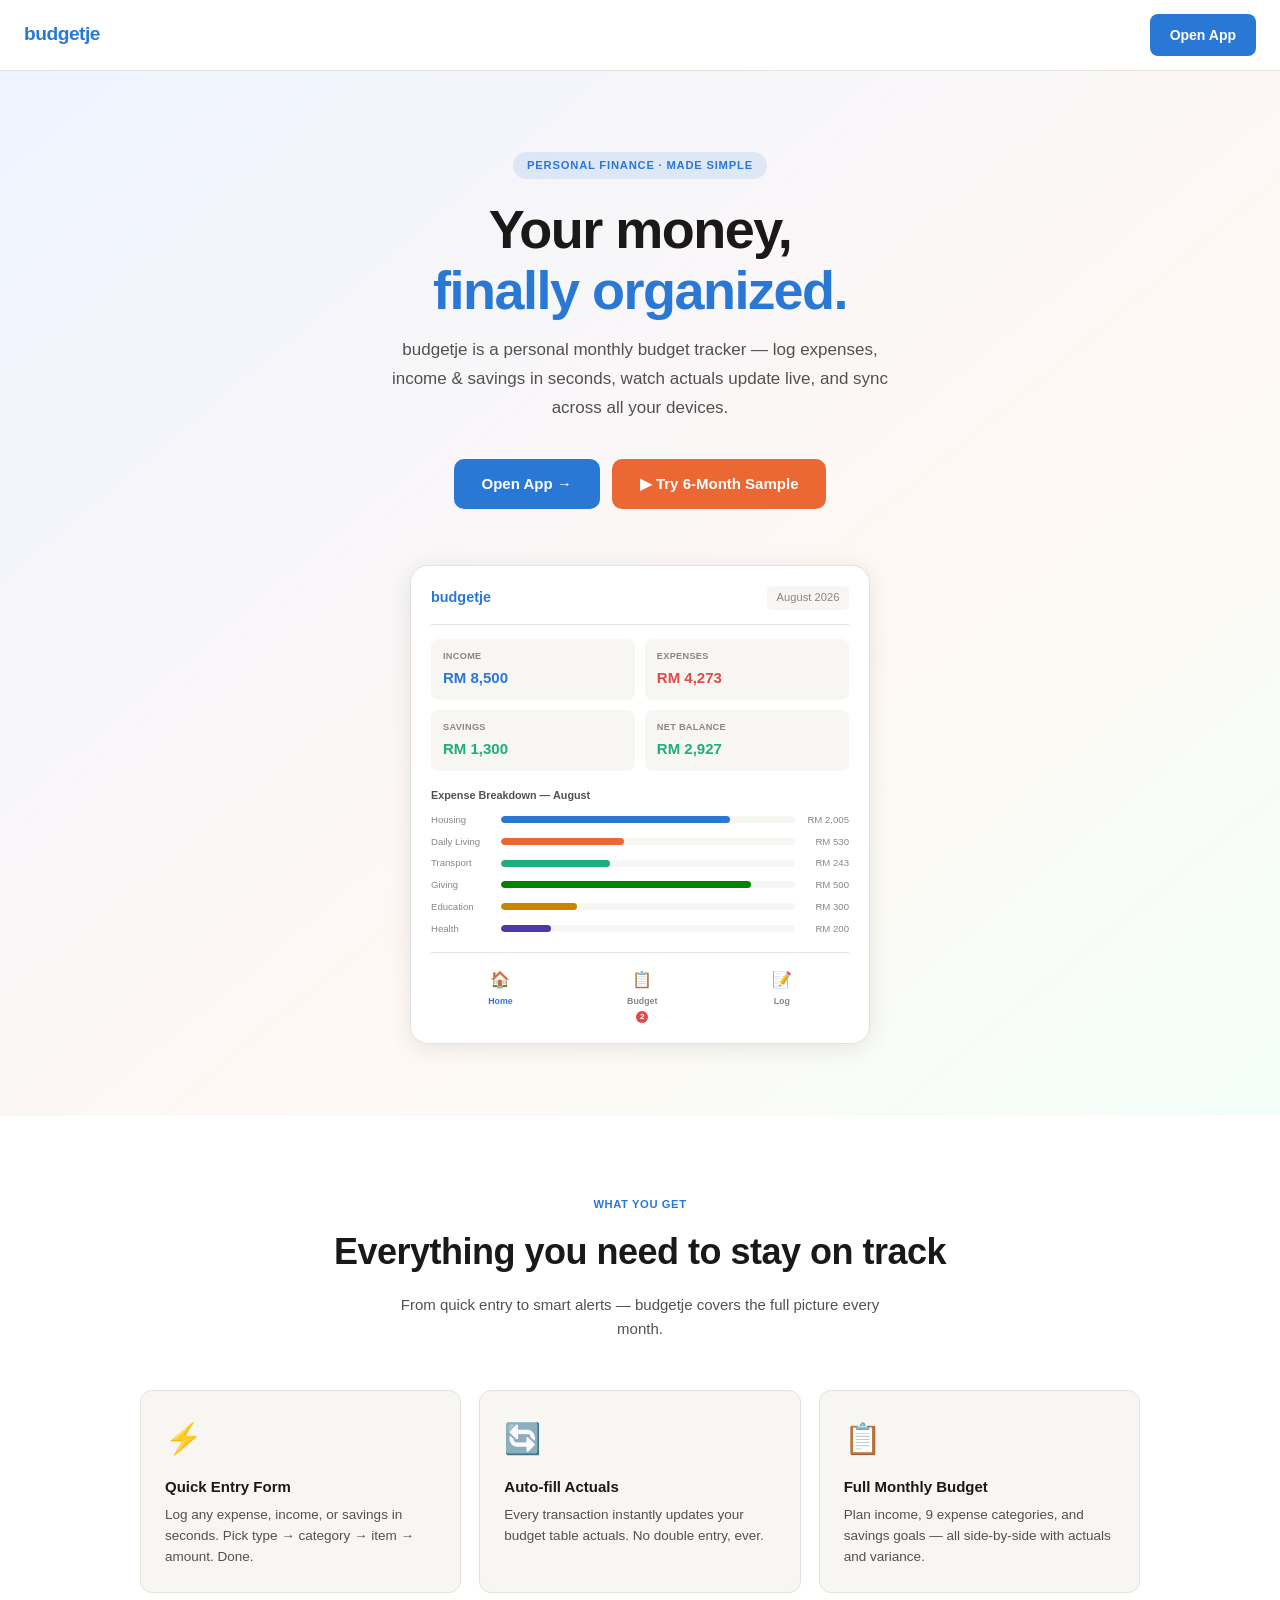
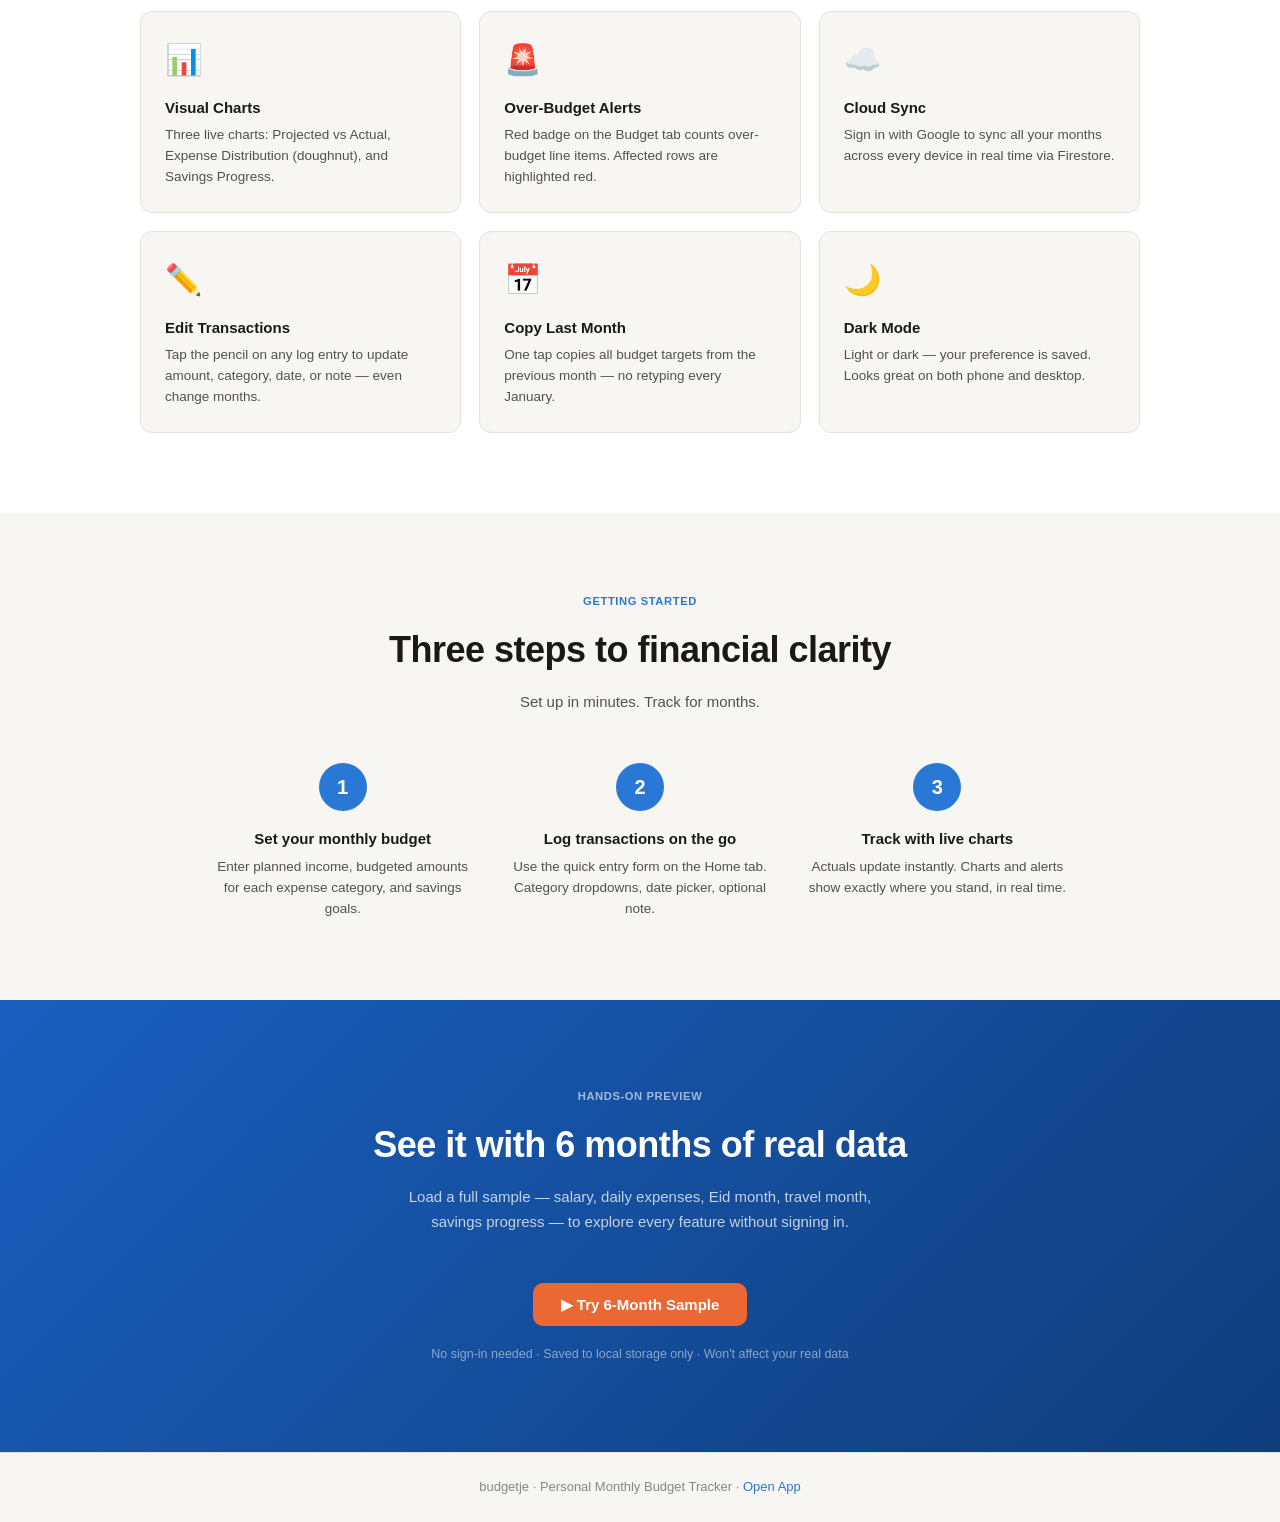
<file: landing.html>
<!DOCTYPE html>
<html lang="en">
<head>
  <meta charset="UTF-8">
  <meta name="viewport" content="width=device-width, initial-scale=1.0">
  <title>budgetje — Personal Monthly Budget Tracker</title>
  <meta name="description" content="Track your monthly budget with budgetje — quick expense logging, auto-filled actuals, visual charts, and cross-device sync.">
  <style>
    * { box-sizing: border-box; margin: 0; padding: 0; }

    :root {
      --blue: #2a78d6;
      --blue-d: #1e5faa;
      --orange: #eb6834;
      --green: #1baf7a;
      --red: #e34948;
      --bg: #ffffff;
      --bg2: #f7f6f2;
      --border: #e3e2db;
      --text: #1a1918;
      --text2: #52514e;
      --text3: #898781;
      --shadow: 0 4px 24px rgba(0,0,0,.09);
    }

    body {
      font-family: -apple-system, BlinkMacSystemFont, 'Segoe UI', 'Inter', sans-serif;
      color: var(--text); background: var(--bg); line-height: 1.6;
    }

    /* ── NAV ── */
    .nav {
      position: sticky; top: 0; z-index: 100;
      background: rgba(255,255,255,.92); backdrop-filter: blur(12px);
      border-bottom: 1px solid var(--border);
      padding: 0.875rem 1.5rem;
      display: flex; align-items: center; justify-content: space-between;
    }
    .nav-logo { font-size: 1.2rem; font-weight: 800; color: var(--blue); letter-spacing: -0.5px; text-decoration: none; }

    /* ── BUTTONS ── */
    .btn {
      display: inline-flex; align-items: center; justify-content: center; gap: 0.4rem;
      padding: 0.6rem 1.25rem; border-radius: 8px; font-size: 0.875rem; font-weight: 600;
      cursor: pointer; text-decoration: none; border: none; transition: all .15s;
      white-space: nowrap;
    }
    .btn-primary { background: var(--blue); color: #fff; }
    .btn-primary:hover { background: var(--blue-d); }
    .btn-outline { background: transparent; border: 1.5px solid var(--border); color: var(--text); }
    .btn-outline:hover { border-color: var(--blue); color: var(--blue); background: color-mix(in srgb, var(--blue) 6%, transparent); }
    .btn-orange { background: var(--orange); color: #fff; }
    .btn-orange:hover { background: #d45a28; }
    .btn-lg { padding: 0.8rem 1.75rem; font-size: 0.9375rem; border-radius: 10px; }

    /* ── HERO ── */
    .hero {
      background: linear-gradient(140deg, #eef4ff 0%, #fff8f4 60%, #f4fff9 100%);
      padding: 5rem 1.5rem 4.5rem; text-align: center;
    }
    .hero-badge {
      display: inline-block;
      background: color-mix(in srgb, var(--blue) 12%, transparent);
      color: var(--blue); font-size: 0.7rem; font-weight: 700; letter-spacing: 0.8px;
      padding: 0.3rem 0.875rem; border-radius: 100px; margin-bottom: 1.25rem;
      text-transform: uppercase;
    }
    .hero h1 {
      font-size: clamp(2rem, 5.5vw, 3.375rem); font-weight: 800;
      line-height: 1.12; letter-spacing: -1.5px; max-width: 680px; margin: 0 auto 1rem;
    }
    .hero h1 span { color: var(--blue); }
    .hero-sub {
      font-size: clamp(0.9375rem, 2vw, 1.0625rem); color: var(--text2);
      max-width: 520px; margin: 0 auto 2.25rem; line-height: 1.7;
    }
    .hero-ctas { display: flex; gap: 0.75rem; justify-content: center; flex-wrap: wrap; margin-bottom: 3.5rem; }

    /* ── APP MOCKUP ── */
    .mockup {
      background: #fff; border: 1.5px solid var(--border);
      border-radius: 18px; box-shadow: var(--shadow);
      padding: 1.25rem; max-width: 460px; margin: 0 auto; text-align: left;
    }
    .m-header {
      display: flex; align-items: center; justify-content: space-between;
      padding-bottom: 0.875rem; margin-bottom: 0.875rem; border-bottom: 1px solid var(--border);
    }
    .m-logo { font-weight: 800; color: var(--blue); font-size: 0.9rem; }
    .m-month { font-size: 0.7rem; color: var(--text3); background: var(--bg2); padding: 0.2rem 0.6rem; border-radius: 5px; }
    .m-tiles { display: grid; grid-template-columns: 1fr 1fr; gap: 0.6rem; margin-bottom: 1rem; }
    .m-tile { background: var(--bg2); border-radius: 8px; padding: 0.625rem 0.75rem; }
    .m-tile-lbl { font-size: 0.575rem; color: var(--text3); font-weight: 700; text-transform: uppercase; letter-spacing: 0.3px; margin-bottom: 0.15rem; }
    .m-tile-val { font-size: 0.9375rem; font-weight: 700; }
    .c-green { color: var(--green); }
    .c-red   { color: var(--red); }
    .c-blue  { color: var(--blue); }
    .m-chart-lbl { font-size: 0.675rem; font-weight: 700; color: var(--text2); margin-bottom: 0.5rem; }
    .m-bars { display: flex; flex-direction: column; gap: 0.4rem; }
    .m-bar-row { display: flex; align-items: center; gap: 0.5rem; }
    .m-bar-name { font-size: 0.6rem; color: var(--text3); width: 62px; flex-shrink: 0; }
    .m-bar-track { flex: 1; background: var(--bg2); height: 7px; border-radius: 4px; overflow: hidden; }
    .m-bar-fill { height: 100%; border-radius: 4px; }
    .m-bar-val { font-size: 0.6rem; color: var(--text3); width: 46px; text-align: right; flex-shrink: 0; }
    .m-nav {
      display: flex; margin-top: 1rem; padding-top: 0.875rem; border-top: 1px solid var(--border);
      justify-content: space-around;
    }
    .m-nav-tab { display: flex; flex-direction: column; align-items: center; gap: 2px; font-size: 0.55rem; color: var(--text3); font-weight: 600; }
    .m-nav-tab.active { color: var(--blue); }
    .m-nav-icon { font-size: 1rem; }
    .m-badge { background: var(--red); color: #fff; font-size: 0.5rem; padding: 0 4px; border-radius: 6px; line-height: 1.5; font-weight: 700; }

    /* ── SECTIONS ── */
    section { padding: 5rem 1.5rem; }
    .s-pill { font-size: 0.7rem; font-weight: 700; color: var(--blue); text-transform: uppercase; letter-spacing: 0.6px; text-align: center; margin-bottom: 0.6rem; }
    .s-title { font-size: clamp(1.5rem, 3vw, 2.25rem); font-weight: 800; letter-spacing: -0.5px; text-align: center; margin-bottom: 0.75rem; }
    .s-sub { text-align: center; color: var(--text2); font-size: 0.9375rem; max-width: 480px; margin: 0 auto 3rem; line-height: 1.65; }

    /* ── FEATURES ── */
    .features { background: var(--bg); }
    .feat-grid { display: grid; grid-template-columns: repeat(auto-fill, minmax(255px, 1fr)); gap: 1.125rem; max-width: 1000px; margin: 0 auto; }
    .feat-card {
      background: var(--bg2); border: 1.5px solid var(--border); border-radius: 12px;
      padding: 1.5rem; transition: box-shadow .15s, border-color .15s;
    }
    .feat-card:hover { box-shadow: var(--shadow); border-color: color-mix(in srgb, var(--blue) 30%, var(--border)); }
    .feat-icon { font-size: 1.875rem; display: block; margin-bottom: 0.75rem; }
    .feat-title { font-size: 0.9375rem; font-weight: 700; margin-bottom: 0.35rem; }
    .feat-desc { font-size: 0.84375rem; color: var(--text2); line-height: 1.55; }

    /* ── HOW IT WORKS ── */
    .how { background: var(--bg2); }
    .steps { display: grid; grid-template-columns: repeat(auto-fit, minmax(210px, 1fr)); gap: 2rem; max-width: 860px; margin: 0 auto; text-align: center; }
    .step-num {
      width: 48px; height: 48px; border-radius: 50%; background: var(--blue); color: #fff;
      font-size: 1.25rem; font-weight: 800; display: flex; align-items: center; justify-content: center;
      margin: 0 auto 1rem;
    }
    .step-title { font-size: 0.9375rem; font-weight: 700; margin-bottom: 0.4rem; }
    .step-desc { font-size: 0.84375rem; color: var(--text2); line-height: 1.55; }

    /* ── CTA ── */
    .cta { background: linear-gradient(135deg, #1a5fbf 0%, #0f3d7a 100%); color: #fff; text-align: center; padding: 5.5rem 1.5rem; }
    .cta .s-title { color: #fff; }
    .cta .s-sub { color: rgba(255,255,255,.75); }
    .cta .s-pill { color: rgba(255,255,255,.6); }
    .cta-note { margin-top: 1.125rem; font-size: 0.78125rem; color: rgba(255,255,255,.5); }

    /* ── FOOTER ── */
    footer { background: var(--bg2); border-top: 1px solid var(--border); padding: 1.5rem; text-align: center; font-size: 0.8125rem; color: var(--text3); }
    footer a { color: var(--blue); text-decoration: none; }

    @media (max-width: 500px) {
      .hero { padding: 3.5rem 1rem 3rem; }
      section { padding: 3.5rem 1rem; }
      .nav { padding: 0.75rem 1rem; }
    }
  </style>
</head>
<body>

  <!-- NAV -->
  <nav class="nav">
    <a href="#" class="nav-logo">budgetje</a>
    <a href="index.html" class="btn btn-primary">Open App</a>
  </nav>

  <!-- HERO -->
  <section class="hero">
    <div class="hero-badge">Personal Finance · Made Simple</div>
    <h1>Your money,<br><span>finally organized.</span></h1>
    <p class="hero-sub">budgetje is a personal monthly budget tracker — log expenses, income &amp; savings in seconds, watch actuals update live, and sync across all your devices.</p>
    <div class="hero-ctas">
      <a href="index.html" class="btn btn-primary btn-lg">Open App →</a>
      <button class="btn btn-orange btn-lg" onclick="tryDemo()">▶ Try 6-Month Sample</button>
    </div>

    <!-- App Mockup -->
    <div class="mockup">
      <div class="m-header">
        <span class="m-logo">budgetje</span>
        <span class="m-month">August 2026</span>
      </div>
      <div class="m-tiles">
        <div class="m-tile">
          <div class="m-tile-lbl">Income</div>
          <div class="m-tile-val c-blue">RM 8,500</div>
        </div>
        <div class="m-tile">
          <div class="m-tile-lbl">Expenses</div>
          <div class="m-tile-val c-red">RM 4,273</div>
        </div>
        <div class="m-tile">
          <div class="m-tile-lbl">Savings</div>
          <div class="m-tile-val c-green">RM 1,300</div>
        </div>
        <div class="m-tile">
          <div class="m-tile-lbl">Net Balance</div>
          <div class="m-tile-val c-green">RM 2,927</div>
        </div>
      </div>
      <div class="m-chart-lbl">Expense Breakdown — August</div>
      <div class="m-bars">
        <div class="m-bar-row">
          <span class="m-bar-name">Housing</span>
          <div class="m-bar-track"><div class="m-bar-fill" style="width:78%;background:#2a78d6"></div></div>
          <span class="m-bar-val">RM 2,005</span>
        </div>
        <div class="m-bar-row">
          <span class="m-bar-name">Daily Living</span>
          <div class="m-bar-track"><div class="m-bar-fill" style="width:42%;background:#eb6834"></div></div>
          <span class="m-bar-val">RM 530</span>
        </div>
        <div class="m-bar-row">
          <span class="m-bar-name">Transport</span>
          <div class="m-bar-track"><div class="m-bar-fill" style="width:37%;background:#1baf7a"></div></div>
          <span class="m-bar-val">RM 243</span>
        </div>
        <div class="m-bar-row">
          <span class="m-bar-name">Giving</span>
          <div class="m-bar-track"><div class="m-bar-fill" style="width:85%;background:#008300"></div></div>
          <span class="m-bar-val">RM 500</span>
        </div>
        <div class="m-bar-row">
          <span class="m-bar-name">Education</span>
          <div class="m-bar-track"><div class="m-bar-fill" style="width:26%;background:#c98500"></div></div>
          <span class="m-bar-val">RM 300</span>
        </div>
        <div class="m-bar-row">
          <span class="m-bar-name">Health</span>
          <div class="m-bar-track"><div class="m-bar-fill" style="width:17%;background:#4a3aa7"></div></div>
          <span class="m-bar-val">RM 200</span>
        </div>
      </div>
      <div class="m-nav">
        <div class="m-nav-tab active">
          <span class="m-nav-icon">🏠</span>Home
        </div>
        <div class="m-nav-tab" style="position:relative">
          <span class="m-nav-icon">📋</span>Budget
          <span class="m-badge">2</span>
        </div>
        <div class="m-nav-tab">
          <span class="m-nav-icon">📝</span>Log
        </div>
      </div>
    </div>
  </section>

  <!-- FEATURES -->
  <section class="features">
    <div class="s-pill">What you get</div>
    <h2 class="s-title">Everything you need to stay on track</h2>
    <p class="s-sub">From quick entry to smart alerts — budgetje covers the full picture every month.</p>
    <div class="feat-grid">
      <div class="feat-card">
        <span class="feat-icon">⚡</span>
        <div class="feat-title">Quick Entry Form</div>
        <div class="feat-desc">Log any expense, income, or savings in seconds. Pick type → category → item → amount. Done.</div>
      </div>
      <div class="feat-card">
        <span class="feat-icon">🔄</span>
        <div class="feat-title">Auto-fill Actuals</div>
        <div class="feat-desc">Every transaction instantly updates your budget table actuals. No double entry, ever.</div>
      </div>
      <div class="feat-card">
        <span class="feat-icon">📋</span>
        <div class="feat-title">Full Monthly Budget</div>
        <div class="feat-desc">Plan income, 9 expense categories, and savings goals — all side-by-side with actuals and variance.</div>
      </div>
      <div class="feat-card">
        <span class="feat-icon">📊</span>
        <div class="feat-title">Visual Charts</div>
        <div class="feat-desc">Three live charts: Projected vs Actual, Expense Distribution (doughnut), and Savings Progress.</div>
      </div>
      <div class="feat-card">
        <span class="feat-icon">🚨</span>
        <div class="feat-title">Over-Budget Alerts</div>
        <div class="feat-desc">Red badge on the Budget tab counts over-budget line items. Affected rows are highlighted red.</div>
      </div>
      <div class="feat-card">
        <span class="feat-icon">☁️</span>
        <div class="feat-title">Cloud Sync</div>
        <div class="feat-desc">Sign in with Google to sync all your months across every device in real time via Firestore.</div>
      </div>
      <div class="feat-card">
        <span class="feat-icon">✏️</span>
        <div class="feat-title">Edit Transactions</div>
        <div class="feat-desc">Tap the pencil on any log entry to update amount, category, date, or note — even change months.</div>
      </div>
      <div class="feat-card">
        <span class="feat-icon">📅</span>
        <div class="feat-title">Copy Last Month</div>
        <div class="feat-desc">One tap copies all budget targets from the previous month — no retyping every January.</div>
      </div>
      <div class="feat-card">
        <span class="feat-icon">🌙</span>
        <div class="feat-title">Dark Mode</div>
        <div class="feat-desc">Light or dark — your preference is saved. Looks great on both phone and desktop.</div>
      </div>
    </div>
  </section>

  <!-- HOW IT WORKS -->
  <section class="how">
    <div class="s-pill">Getting started</div>
    <h2 class="s-title">Three steps to financial clarity</h2>
    <p class="s-sub">Set up in minutes. Track for months.</p>
    <div class="steps">
      <div>
        <div class="step-num">1</div>
        <div class="step-title">Set your monthly budget</div>
        <div class="step-desc">Enter planned income, budgeted amounts for each expense category, and savings goals.</div>
      </div>
      <div>
        <div class="step-num">2</div>
        <div class="step-title">Log transactions on the go</div>
        <div class="step-desc">Use the quick entry form on the Home tab. Category dropdowns, date picker, optional note.</div>
      </div>
      <div>
        <div class="step-num">3</div>
        <div class="step-title">Track with live charts</div>
        <div class="step-desc">Actuals update instantly. Charts and alerts show exactly where you stand, in real time.</div>
      </div>
    </div>
  </section>

  <!-- DEMO CTA -->
  <section class="cta">
    <div class="s-pill">Hands-on preview</div>
    <h2 class="s-title">See it with 6 months of real data</h2>
    <p class="s-sub">Load a full sample — salary, daily expenses, Eid month, travel month, savings progress — to explore every feature without signing in.</p>
    <button class="btn btn-orange btn-lg" onclick="tryDemo()">▶ Try 6-Month Sample</button>
    <p class="cta-note">No sign-in needed · Saved to local storage only · Won't affect your real data</p>
  </section>

  <!-- FOOTER -->
  <footer>
    budgetje · Personal Monthly Budget Tracker · <a href="index.html">Open App</a>
  </footer>

  <script>
  function tryDemo() {
    localStorage.setItem('budgetje_d', JSON.stringify(generateDemoData()));
    window.location.href = 'index.html?demo=1';
  }

  function generateDemoData() {
    function em() {
      return {
        income: {
          salary:{p:0,a:0}, dividends:{p:0,a:0}, rentalIncome:{p:0,a:0},
          businessIncome:{p:0,a:0}, irregular:{p:0,a:0}, capitalGains:{p:0,a:0}, transfers:{p:0,a:0}
        },
        expenses: {
          housing:        { mortgageRent:{b:0,a:0}, maintenanceFees:{b:0,a:0}, electricity:{b:0,a:0}, gas:{b:0,a:0}, waterSewerWaste:{b:0,a:0}, phone:{b:0,a:0}, internet:{b:0,a:0}, furnishingAppliances:{b:0,a:0}, lawnGarden:{b:0,a:0}, homeImprovements:{b:0,a:0} },
          transportation: { carMotorcycle:{b:0,a:0}, fuel:{b:0,a:0}, tollsParking:{b:0,a:0}, publicTransport:{b:0,a:0}, repairsMaintenance:{b:0,a:0} },
          dailyLiving:    { groceries:{b:0,a:0}, childcare:{b:0,a:0}, cleaningLaundry:{b:0,a:0}, clothing:{b:0,a:0}, personalGrooming:{b:0,a:0}, diningOut:{b:0,a:0}, schoolAllowance:{b:0,a:0} },
          lifestyle:      { digitalSubscriptions:{b:0,a:0}, nonEssentialShopping:{b:0,a:0}, hobbies:{b:0,a:0}, eventsActivities:{b:0,a:0} },
          health:         { lifeTakaful:{b:0,a:0}, medicalTakaful:{b:0,a:0}, medicationSupplements:{b:0,a:0}, doctorVisits:{b:0,a:0}, dentalOptical:{b:0,a:0}, sportsWellness:{b:0,a:0} },
          education:      { schoolFeesTuition:{b:0,a:0}, coursesCertifications:{b:0,a:0}, learningPlatforms:{b:0,a:0}, booksMaterials:{b:0,a:0}, schoolTransport:{b:0,a:0}, skillsEnrichment:{b:0,a:0} },
          giving:         { spouse:{b:0,a:0}, parentsInLaws:{b:0,a:0}, zakat:{b:0,a:0}, giftsDonations:{b:0,a:0} },
          travel:         { airfare:{b:0,a:0}, accommodation:{b:0,a:0}, foodDining:{b:0,a:0}, souvenirs:{b:0,a:0}, petBoarding:{b:0,a:0}, carRental:{b:0,a:0} },
          contingencies:  { emergencyExpenses:{b:0,a:0} }
        },
        savings: {
          emergencyFund:{p:0,a:0,goal:0}, retirementFund:{p:0,a:0,goal:0}, investments:{p:0,a:0,goal:0},
          festiveFund:{p:0,a:0,goal:0}, hajjFund:{p:0,a:0,goal:0}, autoTakaful:{p:0,a:0,goal:0},
          homeTakaful:{p:0,a:0,goal:0}, propertyTaxFund:{p:0,a:0,goal:0}, educationFund:{p:0,a:0,goal:0},
          bufferFund:{p:0,a:0,goal:0}, otherSavings:{p:0,a:0,goal:0}
        },
        transactions: []
      };
    }

    function stdPlan(m) {
      m.income.salary.p = 8500;
      m.expenses.housing.mortgageRent.b = 1500;
      m.expenses.housing.electricity.b = 200;
      m.expenses.housing.waterSewerWaste.b = 50;
      m.expenses.housing.phone.b = 120;
      m.expenses.housing.internet.b = 100;
      m.expenses.transportation.fuel.b = 300;
      m.expenses.transportation.tollsParking.b = 150;
      m.expenses.dailyLiving.groceries.b = 600;
      m.expenses.dailyLiving.diningOut.b = 300;
      m.expenses.dailyLiving.personalGrooming.b = 100;
      m.expenses.dailyLiving.clothing.b = 150;
      m.expenses.lifestyle.digitalSubscriptions.b = 80;
      m.expenses.lifestyle.hobbies.b = 100;
      m.expenses.health.medicalTakaful.b = 200;
      m.expenses.health.doctorVisits.b = 100;
      m.expenses.education.schoolFeesTuition.b = 300;
      m.expenses.education.booksMaterials.b = 50;
      m.expenses.education.skillsEnrichment.b = 200;
      m.expenses.giving.parentsInLaws.b = 500;
      m.expenses.giving.zakat.b = 85;
      m.expenses.contingencies.emergencyExpenses.b = 200;
      m.savings.emergencyFund.p = 500;  m.savings.emergencyFund.goal = 30000;
      m.savings.retirementFund.p = 500; m.savings.retirementFund.goal = 200000;
      m.savings.educationFund.p = 300;  m.savings.educationFund.goal = 50000;
    }

    const data = {};
    ['2026-03','2026-04','2026-05','2026-06','2026-07','2026-08'].forEach(k => {
      data[k] = em(); stdPlan(data[k]);
    });

    // April — travel budget
    data['2026-04'].expenses.travel.airfare.b = 1500;
    data['2026-04'].expenses.travel.accommodation.b = 500;
    data['2026-04'].expenses.travel.foodDining.b = 300;

    // June — Eid budget adjustments
    data['2026-06'].expenses.giving.parentsInLaws.b = 1000;
    data['2026-06'].expenses.giving.giftsDonations.b = 500;
    data['2026-06'].expenses.dailyLiving.clothing.b = 800;
    data['2026-06'].income.irregular.p = 1000;

    // Transactions: [id, date, time, type, catId, itemId, amount, note]
    const tx = [
      // ── MARCH 2026 ──────────────────────────────────────────────────────
      ['dm001','2026-03-01','09:00','income','income','salary',8500,'Gaji Mac'],
      ['dm002','2026-03-01','10:00','expense','housing','mortgageRent',1500,''],
      ['dm003','2026-03-01','10:10','expense','housing','phone',120,''],
      ['dm004','2026-03-01','10:20','savings','savings','emergencyFund',500,''],
      ['dm005','2026-03-01','10:25','savings','savings','retirementFund',500,''],
      ['dm006','2026-03-01','10:30','savings','savings','educationFund',300,''],
      ['dm007','2026-03-01','11:00','expense','giving','parentsInLaws',500,''],
      ['dm008','2026-03-01','12:00','expense','lifestyle','digitalSubscriptions',80,'Netflix + Spotify'],
      ['dm009','2026-03-02','08:00','expense','education','schoolFeesTuition',300,'Yuran sekolah'],
      ['dm010','2026-03-03','08:00','expense','housing','internet',100,'Unifi'],
      ['dm011','2026-03-05','09:00','expense','health','medicalTakaful',200,''],
      ['dm012','2026-03-05','10:00','expense','housing','electricity',187,'TNB'],
      ['dm013','2026-03-07','09:00','expense','housing','waterSewerWaste',42,''],
      ['dm014','2026-03-08','10:00','expense','dailyLiving','groceries',285,'Tesco'],
      ['dm015','2026-03-10','15:00','expense','education','booksMaterials',45,'Buku rujukan'],
      ['dm016','2026-03-11','07:30','expense','transportation','fuel',155,'Petronas'],
      ['dm017','2026-03-14','19:30','expense','dailyLiving','diningOut',92,'Makan malam keluarga'],
      ['dm018','2026-03-15','11:00','expense','dailyLiving','personalGrooming',95,''],
      ['dm019','2026-03-20','18:00','expense','lifestyle','hobbies',85,'Court badminton'],
      ['dm020','2026-03-22','10:00','expense','dailyLiving','groceries',320,'Restok barang dapur'],
      ['dm021','2026-03-24','07:30','expense','transportation','fuel',160,'Shell'],
      ['dm022','2026-03-28','12:30','expense','dailyLiving','diningOut',78,'Makan tengahari'],
      ['dm023','2026-03-28','14:00','expense','giving','zakat',85,'Zakat pendapatan'],
      ['dm024','2026-03-31','18:00','expense','transportation','tollsParking',148,'Touch n Go'],

      // ── APRIL 2026 — Cuti keluarga KK ───────────────────────────────────
      ['dm025','2026-04-01','09:00','income','income','salary',8500,'Gaji April'],
      ['dm026','2026-04-01','10:00','expense','housing','mortgageRent',1500,''],
      ['dm027','2026-04-01','10:10','expense','housing','phone',120,''],
      ['dm028','2026-04-01','10:20','savings','savings','emergencyFund',500,''],
      ['dm029','2026-04-01','10:25','savings','savings','retirementFund',500,''],
      ['dm030','2026-04-01','10:30','savings','savings','educationFund',300,''],
      ['dm031','2026-04-01','11:00','expense','giving','parentsInLaws',500,''],
      ['dm032','2026-04-01','12:00','expense','lifestyle','digitalSubscriptions',80,''],
      ['dm033','2026-04-02','08:00','expense','education','schoolFeesTuition',300,''],
      ['dm034','2026-04-03','08:00','expense','housing','internet',100,''],
      ['dm035','2026-04-05','09:00','expense','health','medicalTakaful',200,''],
      ['dm036','2026-04-05','10:00','expense','housing','electricity',210,''],
      ['dm037','2026-04-07','09:00','expense','housing','waterSewerWaste',48,''],
      ['dm038','2026-04-09','10:00','expense','dailyLiving','groceries',310,''],
      ['dm039','2026-04-10','07:30','expense','transportation','fuel',180,''],
      ['dm040','2026-04-13','10:00','expense','travel','airfare',1200,'Flight KK - family trip'],
      ['dm041','2026-04-17','14:00','expense','travel','accommodation',450,'Hotel 3 malam'],
      ['dm042','2026-04-17','15:00','expense','travel','carRental',380,'Sewa kereta KK'],
      ['dm043','2026-04-18','12:00','expense','travel','foodDining',320,'Seafood & jalan2'],
      ['dm044','2026-04-19','15:00','expense','travel','souvenirs',180,'Buah tangan'],
      ['dm045','2026-04-20','19:00','expense','dailyLiving','diningOut',250,'Makan lepas balik'],
      ['dm046','2026-04-22','10:00','expense','lifestyle','hobbies',150,'Pancing — beli tackle'],
      ['dm047','2026-04-30','18:00','expense','transportation','tollsParking',162,''],

      // ── MAY 2026 ─────────────────────────────────────────────────────────
      ['dm048','2026-05-01','09:00','income','income','salary',8500,'Gaji Mei'],
      ['dm049','2026-05-01','10:00','expense','housing','mortgageRent',1500,''],
      ['dm050','2026-05-01','10:10','expense','housing','phone',120,''],
      ['dm051','2026-05-01','10:20','savings','savings','emergencyFund',500,''],
      ['dm052','2026-05-01','10:25','savings','savings','retirementFund',500,''],
      ['dm053','2026-05-01','10:30','savings','savings','educationFund',300,''],
      ['dm054','2026-05-01','11:00','expense','giving','parentsInLaws',500,''],
      ['dm055','2026-05-01','12:00','expense','lifestyle','digitalSubscriptions',80,''],
      ['dm056','2026-05-02','08:00','expense','education','schoolFeesTuition',300,''],
      ['dm057','2026-05-03','08:00','expense','housing','internet',100,''],
      ['dm058','2026-05-05','09:00','expense','health','medicalTakaful',200,''],
      ['dm059','2026-05-05','10:00','expense','housing','electricity',225,'Bulan panas'],
      ['dm060','2026-05-07','09:00','expense','housing','waterSewerWaste',45,''],
      ['dm061','2026-05-08','10:00','expense','dailyLiving','groceries',580,''],
      ['dm062','2026-05-10','15:00','expense','education','booksMaterials',60,'Buku rujukan tambahan'],
      ['dm063','2026-05-12','07:30','expense','transportation','fuel',295,''],
      ['dm064','2026-05-14','11:00','expense','dailyLiving','personalGrooming',100,''],
      ['dm065','2026-05-18','10:00','expense','health','doctorVisits',85,'Klinik panel'],
      ['dm066','2026-05-20','18:00','expense','lifestyle','hobbies',95,''],
      ['dm067','2026-05-21','12:00','expense','dailyLiving','diningOut',290,''],
      ['dm068','2026-05-25','11:00','expense','dailyLiving','clothing',200,'Baju sekolah anak'],
      ['dm069','2026-05-25','14:00','expense','housing','homeImprovements',450,'Baiki kabinet dapur'],
      ['dm070','2026-05-28','14:00','expense','giving','zakat',85,''],
      ['dm071','2026-05-31','18:00','expense','transportation','tollsParking',155,''],

      // ── JUNE 2026 — Syawal / Raya Aidilfitri ────────────────────────────
      ['dm072','2026-06-01','09:00','income','income','salary',8500,'Gaji Jun'],
      ['dm073','2026-06-02','09:30','income','income','irregular',1500,'Bonus Raya'],
      ['dm074','2026-06-01','10:00','expense','housing','mortgageRent',1500,''],
      ['dm075','2026-06-01','10:10','expense','housing','phone',120,''],
      ['dm076','2026-06-01','10:20','savings','savings','emergencyFund',500,''],
      ['dm077','2026-06-01','10:25','savings','savings','retirementFund',500,''],
      ['dm078','2026-06-01','10:30','savings','savings','educationFund',300,''],
      ['dm079','2026-06-01','11:00','expense','giving','parentsInLaws',1000,'Duit raya ibu bapa'],
      ['dm080','2026-06-01','12:00','expense','lifestyle','digitalSubscriptions',80,''],
      ['dm081','2026-06-02','08:00','expense','education','schoolFeesTuition',300,''],
      ['dm082','2026-06-03','08:00','expense','housing','internet',100,''],
      ['dm083','2026-06-05','09:00','expense','health','medicalTakaful',200,''],
      ['dm084','2026-06-05','10:00','expense','housing','electricity',195,''],
      ['dm085','2026-06-05','11:00','expense','giving','zakat',85,''],
      ['dm086','2026-06-05','12:00','expense','giving','giftsDonations',600,'Duit raya saudara'],
      ['dm087','2026-06-05','14:00','expense','dailyLiving','clothing',850,'Baju raya sekeluarga'],
      ['dm088','2026-06-07','09:00','expense','housing','waterSewerWaste',43,''],
      ['dm089','2026-06-08','10:00','expense','dailyLiving','groceries',750,'Belanja Raya'],
      ['dm090','2026-06-12','07:30','expense','transportation','fuel',320,'Balik kampung & raya'],
      ['dm091','2026-06-21','19:00','expense','dailyLiving','diningOut',480,'Open house & makan raya'],
      ['dm092','2026-06-22','18:00','expense','lifestyle','hobbies',90,''],
      ['dm093','2026-06-30','18:00','expense','transportation','tollsParking',180,''],

      // ── JULY 2026 — Bulan berjimat ───────────────────────────────────────
      ['dm094','2026-07-01','09:00','income','income','salary',8500,'Gaji Julai'],
      ['dm095','2026-07-01','10:00','expense','housing','mortgageRent',1500,''],
      ['dm096','2026-07-01','10:10','expense','housing','phone',120,''],
      ['dm097','2026-07-01','10:20','savings','savings','emergencyFund',600,'Top up simpanan'],
      ['dm098','2026-07-01','10:25','savings','savings','retirementFund',500,''],
      ['dm099','2026-07-01','10:30','savings','savings','educationFund',300,''],
      ['dm100','2026-07-01','11:00','expense','giving','parentsInLaws',500,''],
      ['dm101','2026-07-01','12:00','expense','lifestyle','digitalSubscriptions',80,''],
      ['dm102','2026-07-02','08:00','expense','education','schoolFeesTuition',300,''],
      ['dm103','2026-07-03','08:00','expense','housing','internet',100,''],
      ['dm104','2026-07-05','09:00','expense','health','medicalTakaful',200,''],
      ['dm105','2026-07-05','10:00','expense','housing','electricity',205,''],
      ['dm106','2026-07-07','09:00','expense','housing','waterSewerWaste',44,''],
      ['dm107','2026-07-08','10:00','expense','dailyLiving','groceries',570,''],
      ['dm108','2026-07-12','07:30','expense','transportation','fuel',280,''],
      ['dm109','2026-07-14','11:00','expense','dailyLiving','personalGrooming',98,''],
      ['dm110','2026-07-15','09:00','expense','education','skillsEnrichment',250,'Kursus online'],
      ['dm111','2026-07-18','18:00','expense','lifestyle','hobbies',70,'Badminton'],
      ['dm112','2026-07-20','10:00','expense','health','medicationSupplements',75,'Vitamin & suplemen'],
      ['dm113','2026-07-21','12:00','expense','dailyLiving','diningOut',220,''],
      ['dm114','2026-07-31','18:00','expense','transportation','tollsParking',145,''],

      // ── AUGUST 2026 — Bulan semasa (data separuh bulan) ──────────────────
      ['dm115','2026-08-01','09:00','income','income','salary',8500,'Gaji Ogos'],
      ['dm116','2026-08-01','10:00','expense','housing','mortgageRent',1500,''],
      ['dm117','2026-08-01','10:10','expense','housing','phone',120,''],
      ['dm118','2026-08-01','10:20','savings','savings','emergencyFund',500,''],
      ['dm119','2026-08-01','10:25','savings','savings','retirementFund',500,''],
      ['dm120','2026-08-01','10:30','savings','savings','educationFund',300,''],
      ['dm121','2026-08-01','11:00','expense','giving','parentsInLaws',500,''],
      ['dm122','2026-08-01','12:00','expense','lifestyle','digitalSubscriptions',80,''],
      ['dm123','2026-08-02','08:00','expense','education','schoolFeesTuition',300,''],
      ['dm124','2026-08-03','08:00','expense','housing','internet',100,''],
      ['dm125','2026-08-05','09:00','expense','health','medicalTakaful',200,''],
      ['dm126','2026-08-05','10:00','expense','housing','electricity',185,''],
      ['dm127','2026-08-08','10:00','expense','dailyLiving','groceries',290,''],
      ['dm128','2026-08-09','07:30','expense','transportation','fuel',165,''],
      ['dm129','2026-08-11','11:00','expense','dailyLiving','personalGrooming',95,''],
      ['dm130','2026-08-12','12:30','expense','dailyLiving','diningOut',145,''],
      ['dm131','2026-08-15','18:00','expense','transportation','tollsParking',78,''],
    ];

    tx.forEach(t => {
      const k = t[1].slice(0, 7);
      if (data[k]) {
        data[k].transactions.push({ id:t[0], date:t[1], time:t[2], type:t[3], catId:t[4], itemId:t[5], amount:t[6], note:t[7] });
      }
    });

    return data;
  }
  </script>

</body>
</html>
</file>
